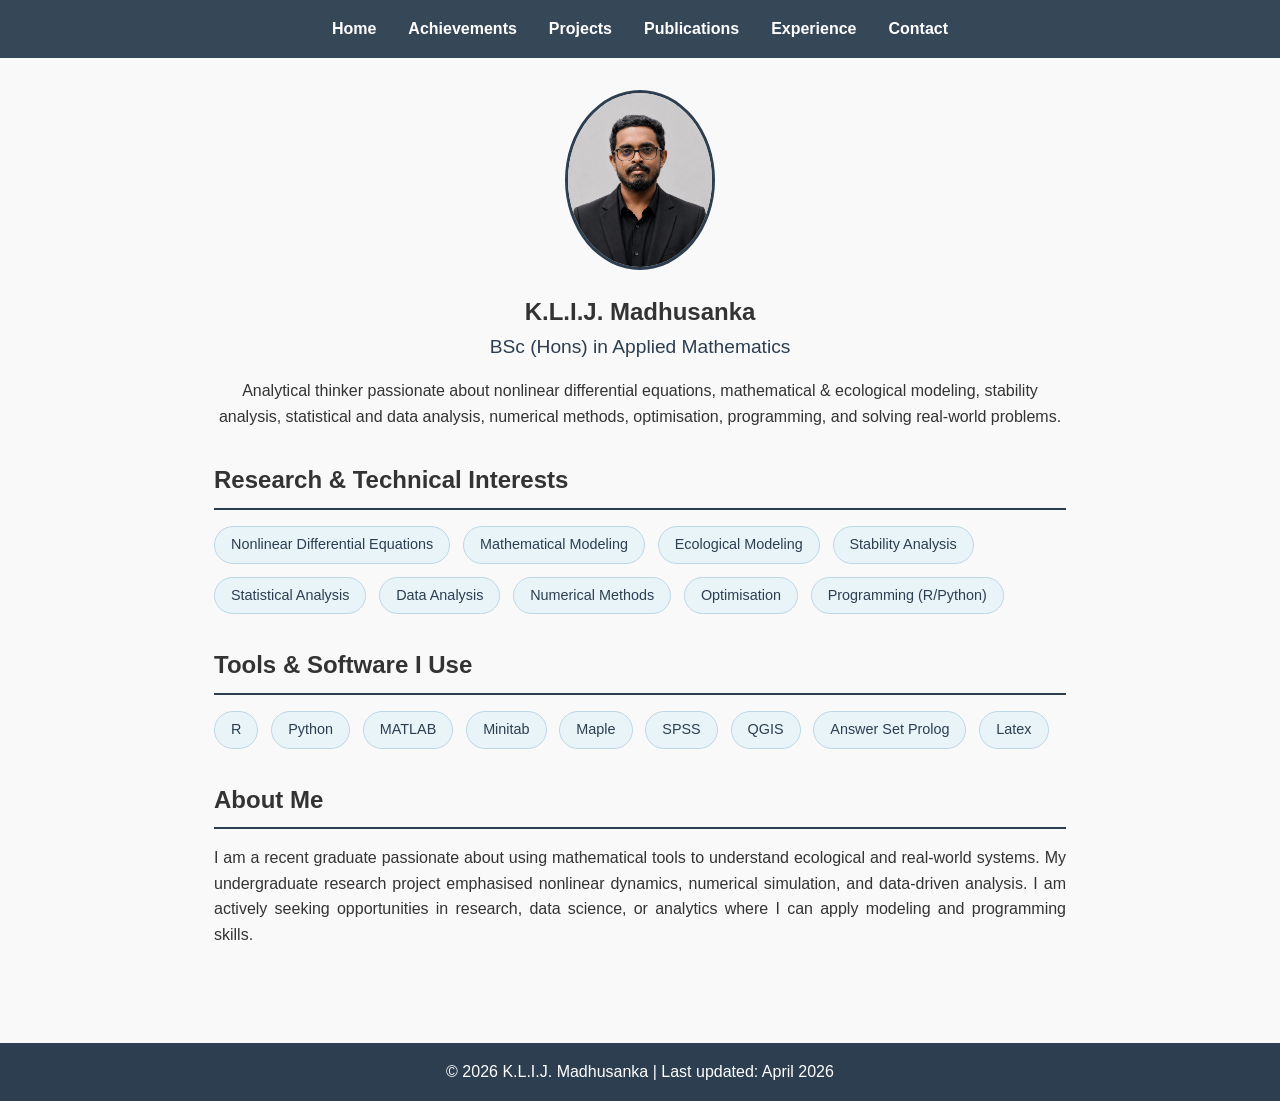
<file: index.html>
<!DOCTYPE html>
<html lang="en">
<head>
    <meta charset="UTF-8">
    <meta name="viewport" content="width=device-width, initial-scale=1.0">
    <title>K.L.I.J. Madhusanka</title>
    <link rel="icon" type="image/x-icon" href="/favicon.ico">
    <link rel="stylesheet" href="css/style.css">
</head>
<body>
    <header>
        <nav>
            <ul>
    <li><a href="index.html">Home</a></li>
    <li><a href="achievements.html">Achievements</a></li>
    <li><a href="projects.html">Projects</a></li>
    <li><a href="publications.html">Publications</a></li>
    <li><a href="experience.html">Experience</a></li>
    <li><a href="contact.html">Contact</a></li>
</ul>
        </nav>
    </header>

    <main>
        <section class="hero">
            <img src="images\C96269.png" alt="K.L.I.J. Madhusanka" class="profile-pic">
            <h1>K.L.I.J. Madhusanka</h1>
            <p class="tagline">BSc (Hons) in Applied Mathematics</p>
            <p>Analytical thinker passionate about nonlinear differential equations, mathematical & ecological modeling, stability analysis, statistical and data analysis, numerical methods, optimisation, programming, and solving real-world problems.</p>
        </section>
        
        <!-- Research Interests (tag cloud style) -->
        <section class="interests">
            <h2>Research & Technical Interests</h2>
            <div class="interests-list">
                <span class="interest-tag">Nonlinear Differential Equations</span>
                <span class="interest-tag">Mathematical Modeling</span>
                <span class="interest-tag">Ecological Modeling</span>
                <span class="interest-tag">Stability Analysis</span>
                <span class="interest-tag">Statistical Analysis</span>
                <span class="interest-tag">Data Analysis</span>
                <span class="interest-tag">Numerical Methods</span>
                <span class="interest-tag">Optimisation</span>
                <span class="interest-tag">Programming (R/Python)</span>
            </div>
        </section>
        
        <section class="skills">
            <h2>Tools & Software I Use</h2>
            <div class="skills-list">
                <span class="skill-tag">R</span>
                <span class="skill-tag">Python</span>
                <span class="skill-tag">MATLAB</span>
                <span class="skill-tag">Minitab</span>
                <span class="skill-tag">Maple</span>
                <span class="skill-tag">SPSS</span>
                <span class="skill-tag">QGIS</span>
                <span class="skill-tag">Answer Set Prolog</span>
                <span class="skill-tag">Latex</span>
            </div>
        </section>

        <section class="bio">
            <h2>About Me</h2>
            <p>I am a recent graduate passionate about using mathematical tools to understand ecological and real‑world systems. My undergraduate research project emphasised nonlinear dynamics, numerical simulation, and data‑driven analysis. I am actively seeking opportunities in research, data science, or analytics where I can apply modeling and programming skills.</p>
        </section>
        
        
    </main>

    <footer>
        <p>&copy; 2026 K.L.I.J. Madhusanka | Last updated: April 2026</p>
    </footer>
    <script>
    // Detect scroll and add 'scrolled' class to header
    window.addEventListener('scroll', function() {
        const header = document.querySelector('header');
        if (window.scrollY > 10) {
            header.classList.add('scrolled');
        } else {
            header.classList.remove('scrolled');
        }
    });
</script>
</body>
</html>
</file>
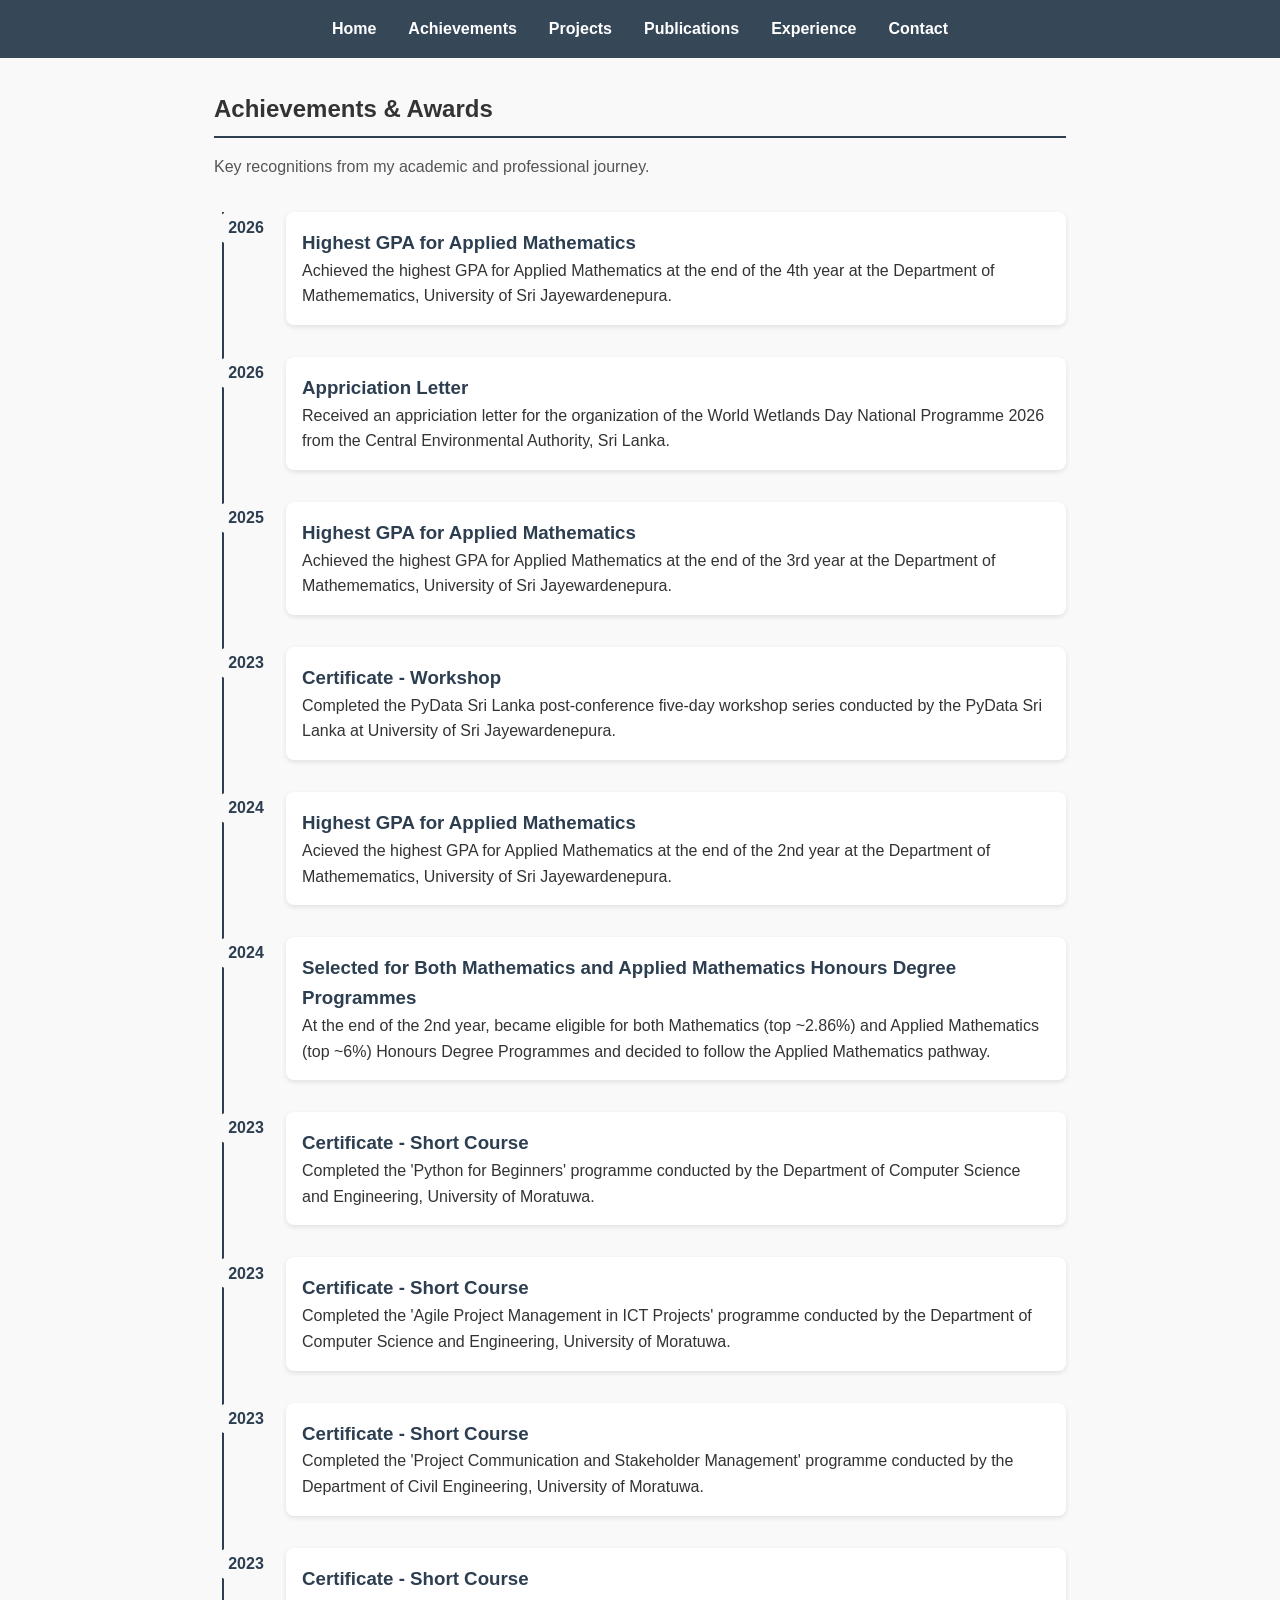
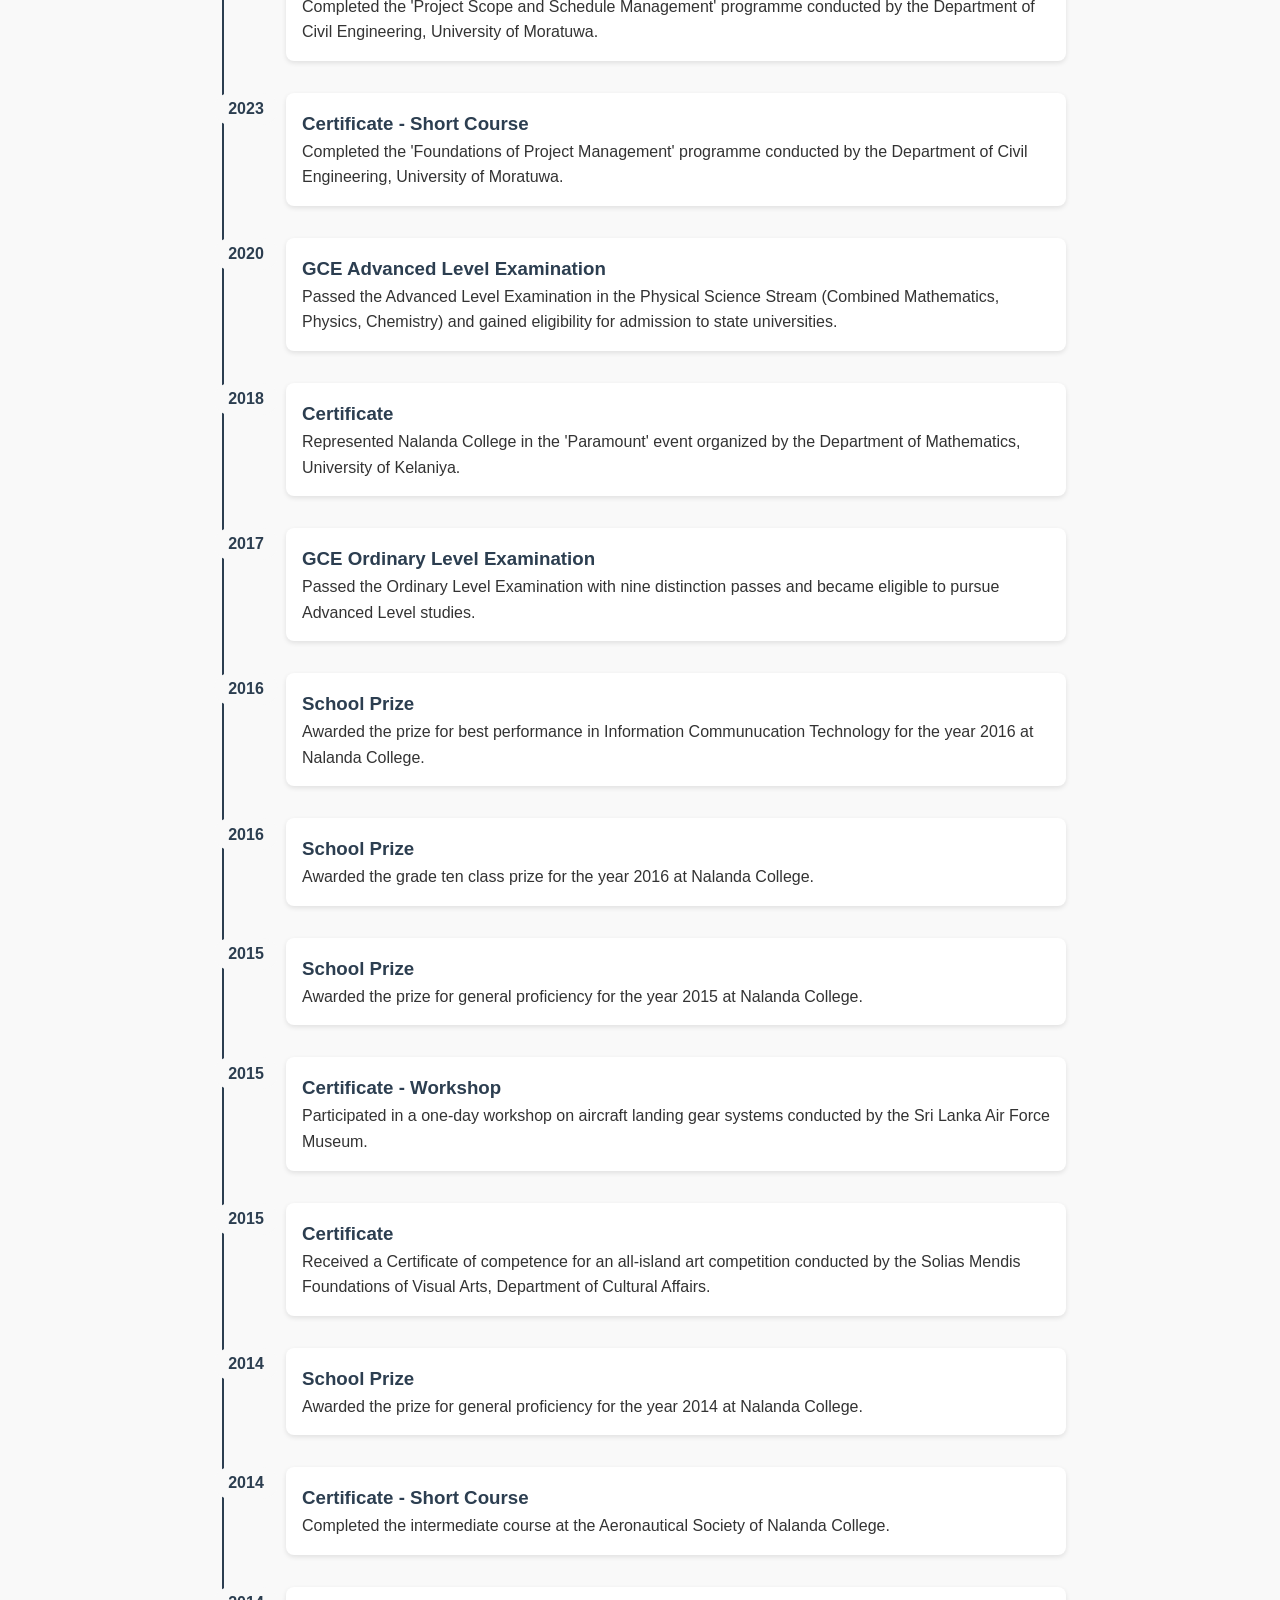
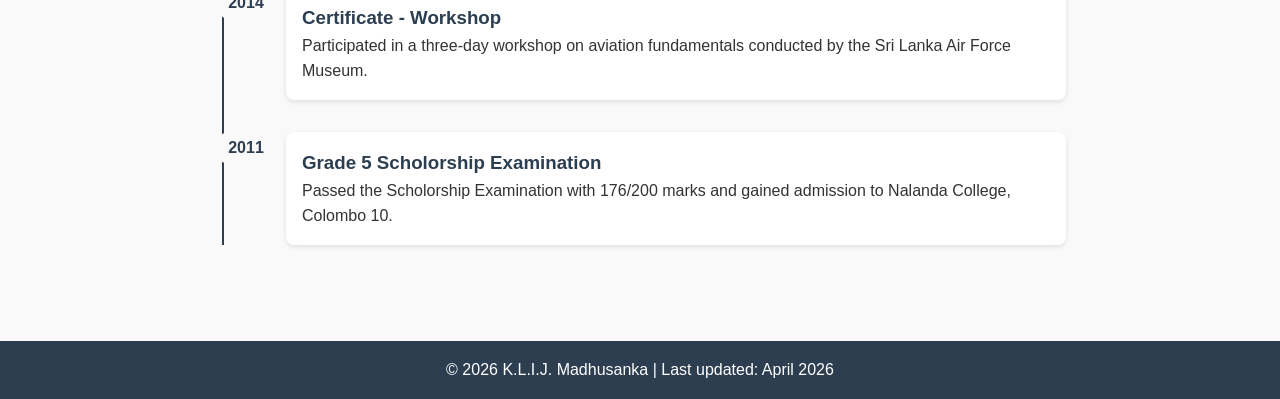
<file: achievements.html>
<!DOCTYPE html>
<html lang="en">
<head>
    <meta charset="UTF-8">
    <meta name="viewport" content="width=device-width, initial-scale=1.0">
    <title>Achievements | K.L.I.J. Madhusanka</title>
    <link rel="stylesheet" href="css/style.css">
</head>
<body>
    <header>
        <nav>
            <ul>
                <li><a href="index.html">Home</a></li>
                <li><a href="achievements.html">Achievements</a></li>
                <li><a href="projects.html">Projects</a></li>
                <li><a href="publications.html">Publications</a></li>
                <li><a href="experience.html">Experience</a></li>
                <li><a href="contact.html">Contact</a></li>
            </ul>
        </nav>
    </header>

    <main>
        <section>
            <h2>Achievements & Awards</h2>
            <p class="timeline-intro">Key recognitions from my academic and professional journey.</p>
<div class="timeline">
            <div class="timeline-item">
                    <div class="timeline-date">2026</div>
                    <div class="timeline-content">
                        <h3>Highest GPA for Applied Mathematics</h3>
                        <p>Achieved the highest GPA for Applied Mathematics at the end of the 4th year at the Department of Mathemematics, University of Sri Jayewardenepura.</p>
                    </div>
                </div>
            
            
                <div class="timeline-item">
                    <div class="timeline-date">2026</div>
                    <div class="timeline-content">
                        <h3>Appriciation Letter</h3>
                        <p>Received an appriciation letter for the organization of the World Wetlands Day National Programme 2026 from the Central Environmental Authority, Sri Lanka.</p>
                    </div>
                </div>

                <div class="timeline-item">
                    <div class="timeline-date">2025</div>
                    <div class="timeline-content">
                        <h3>Highest GPA for Applied Mathematics</h3>
                        <p>Achieved the highest GPA for Applied Mathematics at the end of the 3rd year at the Department of Mathemematics, University of Sri Jayewardenepura.</p>
                    </div>
                </div>
                
                <div class="timeline-item">
                    <div class="timeline-date">2023</div>
                    <div class="timeline-content">
                        <h3>Certificate - Workshop</h3>
                        <p>Completed the PyData Sri Lanka post-conference five-day workshop series conducted by the PyData Sri Lanka at University of Sri Jayewardenepura.</p>
                    </div>
                </div>

                <div class="timeline-item">
                    <div class="timeline-date">2024</div>
                    <div class="timeline-content">
                        <h3>Highest GPA for Applied Mathematics</h3>
                        <p>Acieved the highest GPA for Applied Mathematics at the end of the 2nd year at the Department of Mathemematics, University of Sri Jayewardenepura.</p>
                    </div>
                </div>
                
                <div class="timeline-item">
                    <div class="timeline-date">2024</div>
                    <div class="timeline-content">
                        <h3>Selected for Both Mathematics and Applied Mathematics Honours Degree Programmes</h3>
                        <p>At the end of the 2nd year, became eligible for both Mathematics (top ~2.86%) and Applied Mathematics (top ~6%) Honours Degree Programmes and decided to follow the Applied Mathematics pathway.</p>
                    </div>
                </div>
                
                <div class="timeline-item">
                    <div class="timeline-date">2023</div>
                    <div class="timeline-content">
                        <h3>Certificate - Short Course</h3>
                        <p>Completed the 'Python for Beginners' programme conducted by the Department of Computer Science and Engineering, University of Moratuwa.</p>
                    </div>
                </div>
                
                 <div class="timeline-item">
                    <div class="timeline-date">2023</div>
                    <div class="timeline-content">
                        <h3>Certificate - Short Course</h3>
                        <p>Completed the 'Agile Project Management in ICT Projects' programme conducted by the Department of Computer Science and Engineering, University of Moratuwa.</p>
                    </div>
                </div>
                
                 <div class="timeline-item">
                    <div class="timeline-date">2023</div>
                    <div class="timeline-content">
                        <h3>Certificate - Short Course</h3>
                        <p>Completed the 'Project Communication and Stakeholder Management' programme conducted by the Department of Civil Engineering, University of Moratuwa.</p>
                    </div>
                </div>
                
                <div class="timeline-item">
                    <div class="timeline-date">2023</div>
                    <div class="timeline-content">
                        <h3>Certificate - Short Course</h3>
                        <p>Completed the 'Project Scope and Schedule Management' programme conducted by the Department of Civil Engineering, University of Moratuwa.</p>
                    </div>
                </div>
                
                <div class="timeline-item">
                    <div class="timeline-date">2023</div>
                    <div class="timeline-content">
                        <h3>Certificate - Short Course</h3>
                        <p>Completed the 'Foundations of Project Management' programme conducted by the Department of Civil Engineering, University of Moratuwa.</p>
                    </div>
                </div>
                
                <div class="timeline-item">
                    <div class="timeline-date">2020</div>
                    <div class="timeline-content">
                        <h3>GCE Advanced Level Examination</h3>
                        <p>Passed the Advanced Level Examination in the Physical Science Stream (Combined Mathematics, Physics, Chemistry) and gained eligibility for admission to state universities.</p>
                    </div>
                </div>
                
                <div class="timeline-item">
                    <div class="timeline-date">2018</div>
                    <div class="timeline-content">
                        <h3>Certificate</h3>
                        <p>Represented Nalanda College in the 'Paramount' event organized by the Department of Mathematics, University of Kelaniya.</p>
                    </div>
                </div>
                
                <div class="timeline-item">
                    <div class="timeline-date">2017</div>
                    <div class="timeline-content">
                        <h3>GCE Ordinary Level Examination</h3>
                        <p>Passed the Ordinary Level Examination with nine distinction passes and became eligible to pursue Advanced Level studies.</p>
                    </div>
                </div>
                
                <div class="timeline-item">
                    <div class="timeline-date">2016</div>
                    <div class="timeline-content">
                        <h3>School Prize</h3>
                        <p>Awarded the prize for best performance in Information Communucation Technology for the year 2016 at Nalanda College.</p>
                    </div>
                </div>
                
                <div class="timeline-item">
                    <div class="timeline-date">2016</div>
                    <div class="timeline-content">
                        <h3>School Prize</h3>
                        <p>Awarded the grade ten class prize for the year 2016 at Nalanda College.</p>
                    </div>
                </div>
                
                <div class="timeline-item">
                    <div class="timeline-date">2015</div>
                    <div class="timeline-content">
                        <h3>School Prize</h3>
                        <p>Awarded the prize for general proficiency for the year 2015 at Nalanda College.</p>
                    </div>
                </div>
                
                <div class="timeline-item">
                    <div class="timeline-date">2015</div>
                    <div class="timeline-content">
                        <h3>Certificate - Workshop</h3>
                        <p>Participated in a one-day workshop on aircraft landing gear systems conducted by the Sri Lanka Air Force Museum.</p>
                    </div>
                </div>
                
                <div class="timeline-item">
                    <div class="timeline-date">2015</div>
                    <div class="timeline-content">
                        <h3>Certificate</h3>
                        <p>Received a Certificate of competence for an all-island art competition conducted by the Solias Mendis Foundations of Visual Arts, Department of Cultural Affairs.</p>
                    </div>
                </div>
                
                <div class="timeline-item">
                    <div class="timeline-date">2014</div>
                    <div class="timeline-content">
                        <h3>School Prize</h3>
                        <p>Awarded the prize for general proficiency for the year 2014 at Nalanda College.</p>
                    </div>
                </div>
                
                <div class="timeline-item">
                    <div class="timeline-date">2014</div>
                    <div class="timeline-content">
                        <h3>Certificate - Short Course</h3>
                        <p>Completed the intermediate course at the Aeronautical Society of Nalanda College.</p>
                    </div>
                </div>
                
                <div class="timeline-item">
                    <div class="timeline-date">2014</div>
                    <div class="timeline-content">
                        <h3>Certificate - Workshop</h3>
                        <p>Participated in a three-day workshop on aviation fundamentals conducted by the Sri Lanka Air Force Museum.</p>
                    </div>
                </div>
                
                <div class="timeline-item">
                    <div class="timeline-date">2011</div>
                    <div class="timeline-content">
                        <h3>Grade 5 Scholorship Examination</h3>
                        <p>Passed the Scholorship Examination with 176/200 marks and gained admission to Nalanda College, Colombo 10.</p>
                    </div>
                </div>
            </div>
        </section>
    </main>

    <footer>
        <p>&copy; 2026 K.L.I.J. Madhusanka | Last updated: April 2026</p>
    </footer>
    <script>
    // Detect scroll and add 'scrolled' class to header
    window.addEventListener('scroll', function() {
        const header = document.querySelector('header');
        if (window.scrollY > 10) {
            header.classList.add('scrolled');
        } else {
            header.classList.remove('scrolled');
        }
    });
</script>
</body>
</html>
</file>
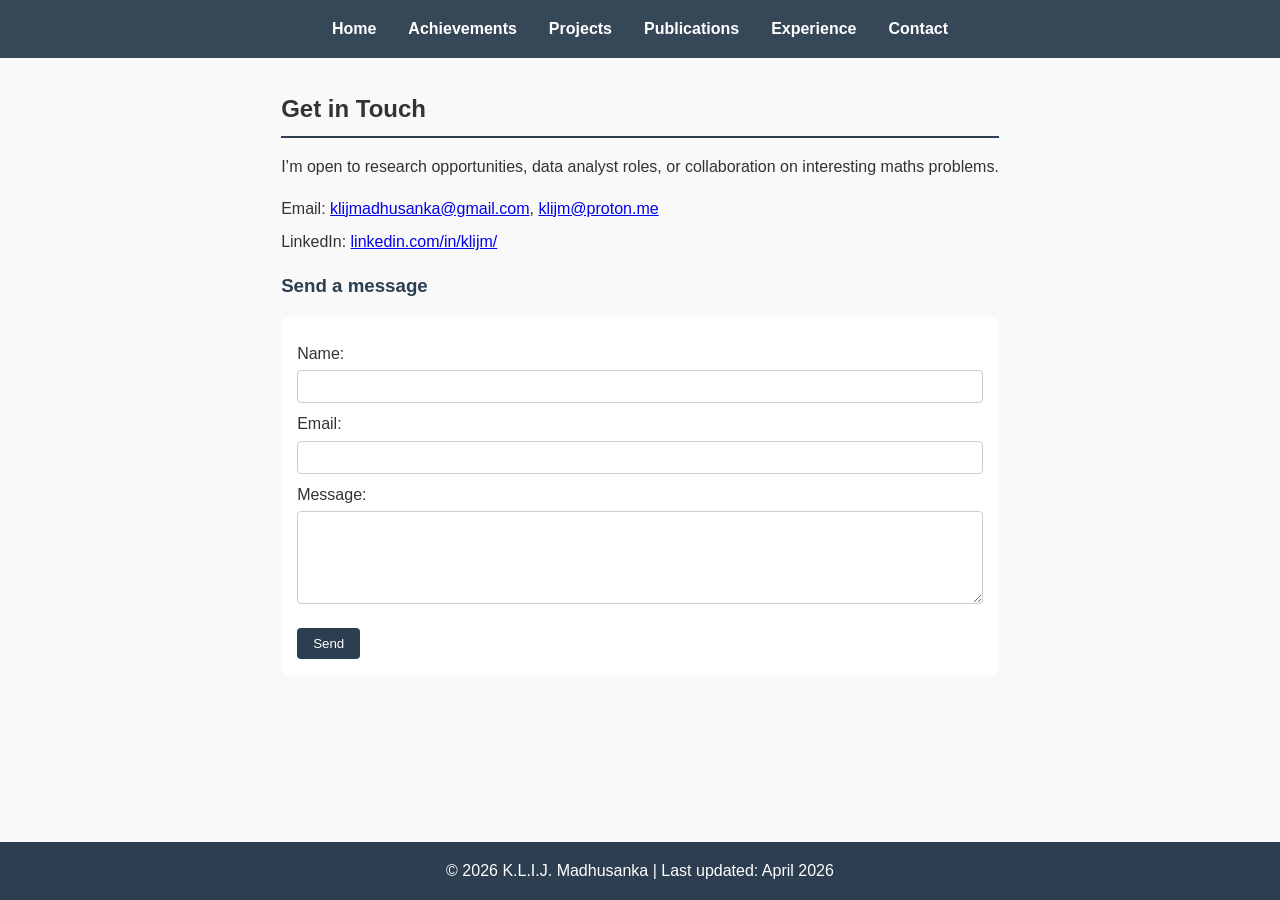
<file: contact.html>
<!DOCTYPE html>
<html lang="en">
<head>
    <meta charset="UTF-8">
    <meta name="viewport" content="width=device-width, initial-scale=1.0">
    <title>Contact | K.L.I.J. Madhusanka</title>
    <link rel="stylesheet" href="css/style.css">
</head>

<body>
    <header>
        <nav>
            <ul>
    <li><a href="index.html">Home</a></li>
    <li><a href="achievements.html">Achievements</a></li>
    <li><a href="projects.html">Projects</a></li>
    <li><a href="publications.html">Publications</a></li>
    <li><a href="experience.html">Experience</a></li>
    <li><a href="contact.html">Contact</a></li>
</ul>
        </nav>
    </header>

<main>
    <section>
        <h2>Get in Touch</h2>
        <p>I’m open to research opportunities, data analyst roles, or collaboration on interesting maths problems.</p>
        <ul class="contact-info">
            <li>Email: <a href="mailto:klijmadhusanka@gmail.com">klijmadhusanka@gmail.com</a>,  <a href="mailto:klijm@proton.me">klijm@proton.me</a></li>
            <li>LinkedIn: <a href="https://www.linkedin.com/in/klijm/">linkedin.com/in/klijm/</a></li>
        </ul>

        <!-- Optional simple contact form using Formspree (free) -->
        <h3>Send a message</h3>
        <form action="https://formspree.io/f/mjgpleew" method="POST">
            <label for="name">Name:</label>
            <input type="text" id="name" name="name" required>

            <label for="email">Email:</label>
            <input type="email" id="email" name="_replyto" required>

            <label for="message">Message:</label>
            <textarea id="message" name="message" rows="5" required></textarea>

            <button type="submit">Send</button>
        </form>
    </section>
</main>

<footer>
        <p>&copy; 2026 K.L.I.J. Madhusanka | Last updated: April 2026</p>
    </footer>
<script>
    // Detect scroll and add 'scrolled' class to header
    window.addEventListener('scroll', function() {
        const header = document.querySelector('header');
        if (window.scrollY > 10) {
            header.classList.add('scrolled');
        } else {
            header.classList.remove('scrolled');
        }
    });
</script>
</body>
</html>
</file>
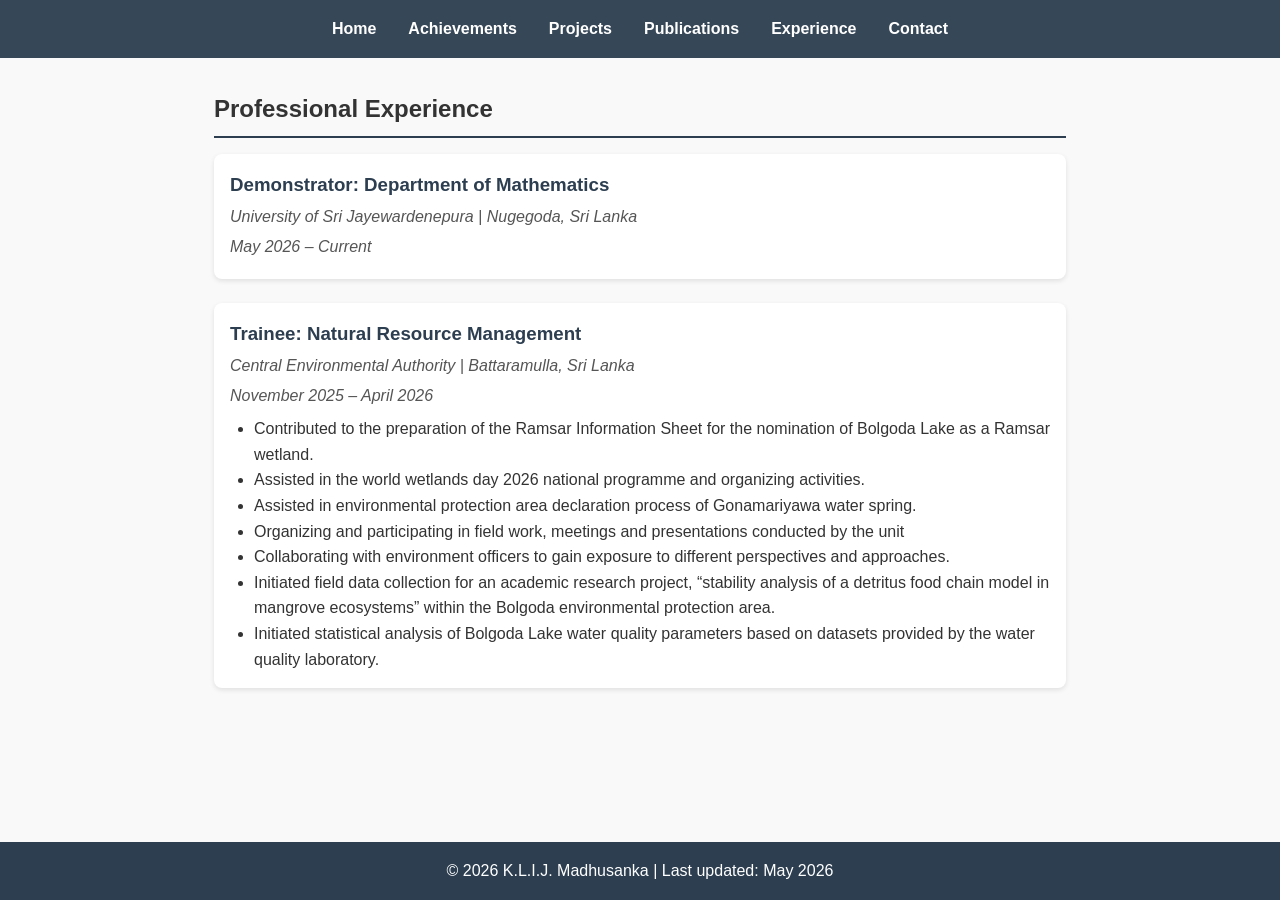
<file: experience.html>
<!DOCTYPE html>
<html lang="en">
<head>
    <meta charset="UTF-8">
    <meta name="viewport" content="width=device-width, initial-scale=1.0">
    <title>Professional Experience | K.L.I.J. Madhusanka</title>
    <link rel="stylesheet" href="css/style.css">
</head>
<body>
    <header>
        <nav>
            <ul>
                <li><a href="index.html">Home</a></li>
                <li><a href="achievements.html">Achievements</a></li>
                <li><a href="projects.html">Projects</a></li>
                <li><a href="publications.html">Publications</a></li>
                <li><a href="experience.html">Experience</a></li>
                <li><a href="contact.html">Contact</a></li>
            </ul>
        </nav>
    </header>

    <main>
        <section>
            <h2>Professional Experience</h2>

          <article class="job">
    <h3>Demonstrator: Department of Mathematics</h3>
    <p class="company">University of Sri Jayewardenepura | Nugegoda, Sri Lanka</p>
    <p class="date">May 2026 – Current</p>
</article>
            
            <article class="job">
    <h3>Trainee: Natural Resource Management</h3>
    <p class="company">Central Environmental Authority | Battaramulla, Sri Lanka</p>
    <p class="date">November 2025 – April 2026</p>
    <ul>
        <li>Contributed to the preparation of the Ramsar Information Sheet for the nomination of Bolgoda Lake as a Ramsar wetland.</li>
        <li>Assisted in the world wetlands day 2026 national programme and organizing activities.</li>
        <li>Assisted in environmental protection area declaration process of Gonamariyawa water spring.</li>
        <li>Organizing and participating in field work, meetings and presentations conducted by the unit</li>
        <li>Collaborating with environment officers to gain exposure to different perspectives and approaches.
        <li>Initiated field data collection for an academic research project, “stability analysis of a detritus food chain model in mangrove ecosystems” within the Bolgoda environmental protection area.</li>
        <li>Initiated statistical analysis of Bolgoda Lake water quality parameters based on datasets provided by the water quality laboratory.</li>
    </ul>
</article>

  
            
        </section>
    </main>

    <footer>
        <p>&copy; 2026 K.L.I.J. Madhusanka | Last updated: May 2026</p>
    </footer>
    <script>
    // Detect scroll and add 'scrolled' class to header
    window.addEventListener('scroll', function() {
        const header = document.querySelector('header');
        if (window.scrollY > 10) {
            header.classList.add('scrolled');
        } else {
            header.classList.remove('scrolled');
        }
    });
</script>
</body>
</html>
</file>
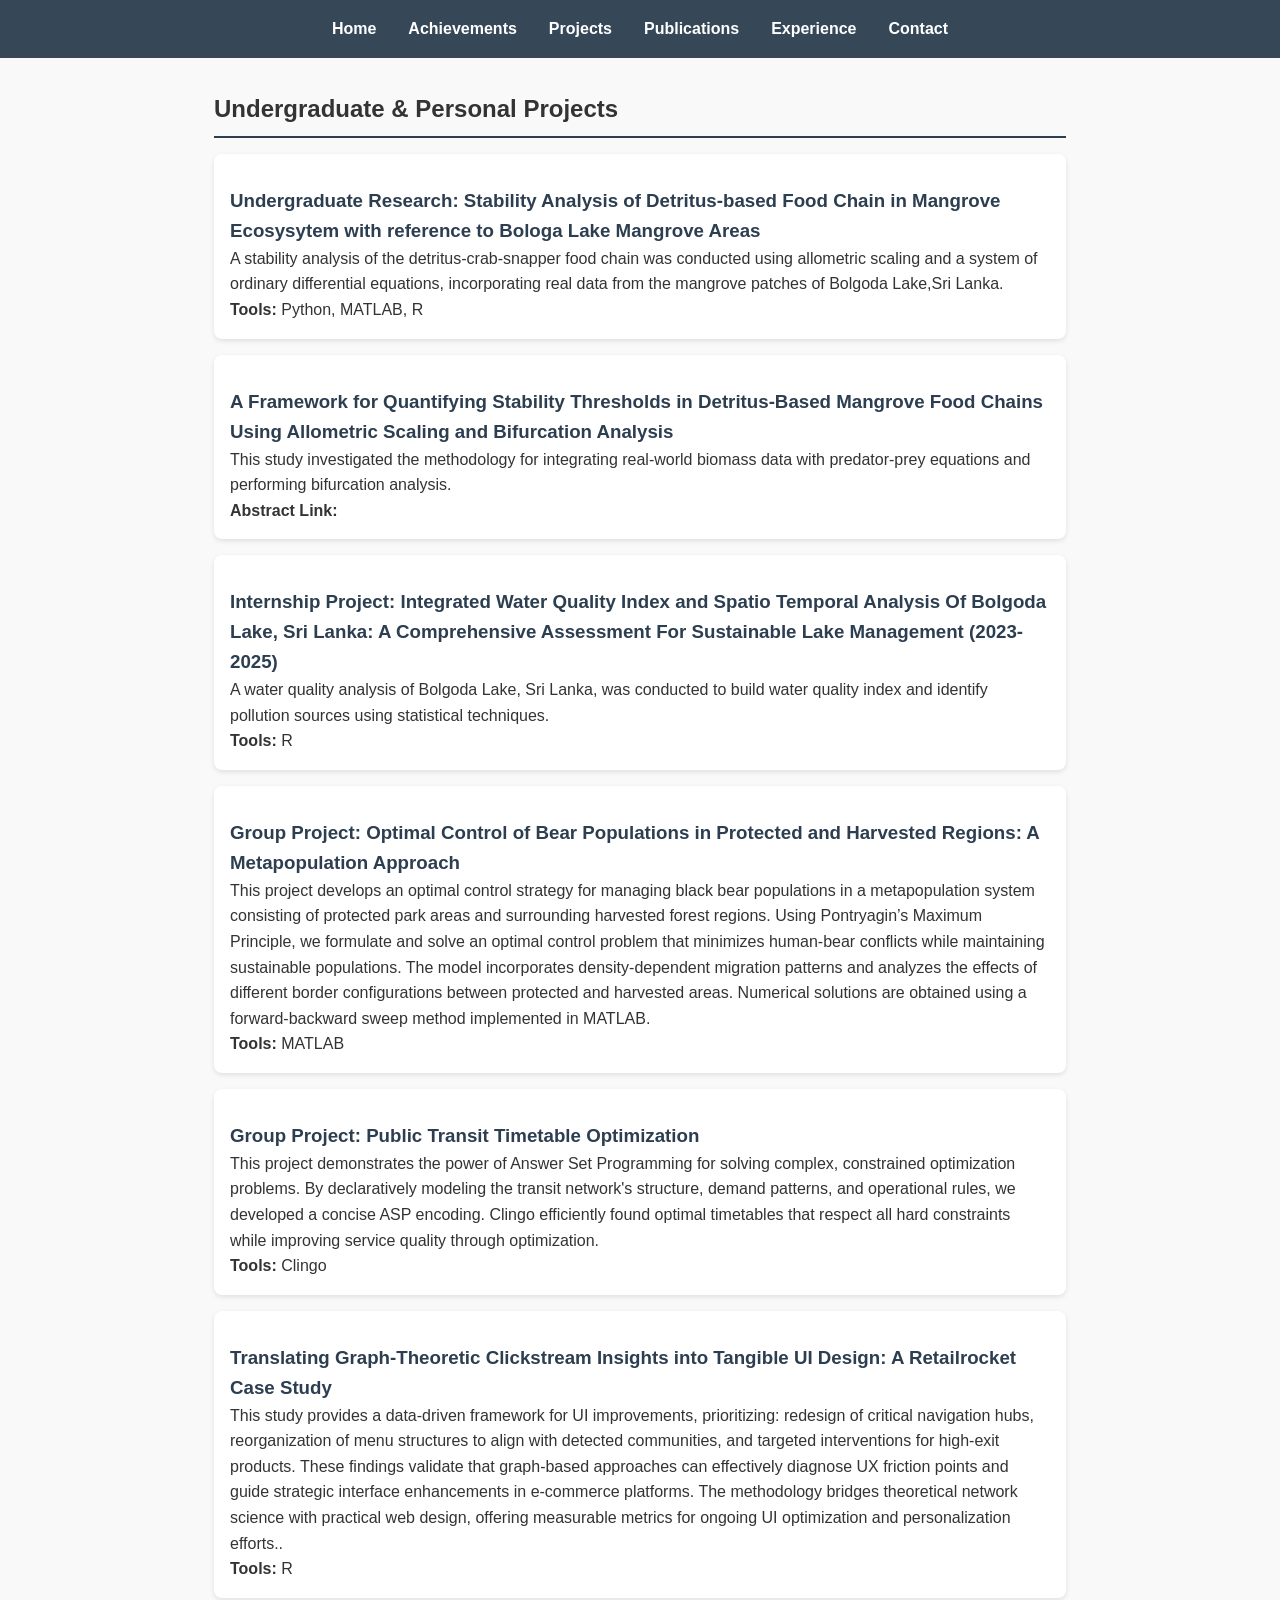
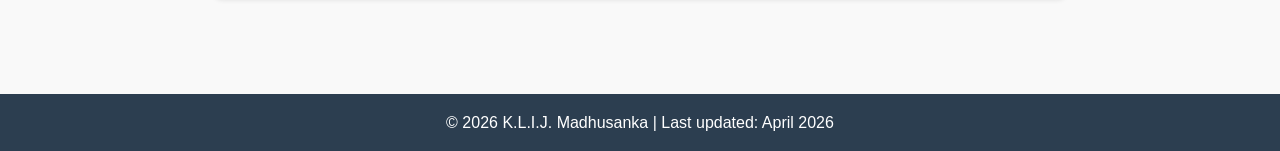
<file: projects.html>
<!DOCTYPE html>
<html lang="en">
<head>
    <meta charset="UTF-8">
    <meta name="viewport" content="width=device-width, initial-scale=1.0">
    <title>Projects | K.L.I.J. Madhusanka</title>
    <link rel="stylesheet" href="css/style.css">
</head>

<body>
    <header>
        <nav>
            <ul>
    <li><a href="index.html">Home</a></li>
    <li><a href="achievements.html">Achievements</a></li>
    <li><a href="projects.html">Projects</a></li>
    <li><a href="publications.html">Publications</a></li>
    <li><a href="experience.html">Experience</a></li>
    <li><a href="contact.html">Contact</a></li>
</ul>
        </nav>
    </header>

<main>
    <section>
        <h2>Undergraduate & Personal Projects</h2>

        <article class="project">
            <h3>Undergraduate Research: Stability Analysis of Detritus-based Food Chain in Mangrove Ecosysytem with reference to Bologa Lake Mangrove Areas</h3>
            <p>A stability analysis of the detritus-crab-snapper food chain was conducted using allometric scaling and a system of ordinary differential equations, incorporating real data from the mangrove patches of Bolgoda Lake,Sri Lanka.</p>
            <p><strong>Tools:</strong> Python, MATLAB, R</p>
        </article>

        <article class="project">
            <h3>A Framework for Quantifying Stability Thresholds in Detritus‑Based Mangrove Food Chains Using Allometric Scaling and Bifurcation Analysis</h3>
            <p>This study investigated the methodology for integrating real-world biomass data with predator-prey equations and performing bifurcation analysis.</p>
            <p><strong>Abstract Link:</strong></p>
        </article>

        <article class="project">
            <h3>Internship Project: Integrated Water Quality Index and Spatio Temporal Analysis Of Bolgoda Lake, Sri Lanka: A Comprehensive Assessment For Sustainable Lake Management (2023-2025)</h3>
            <p>A water quality analysis of Bolgoda Lake, Sri Lanka, was conducted to build water quality index and identify pollution sources using statistical techniques.</p>
            <p><strong>Tools:</strong> R</p>
        </article>
        
        <article class="project">
            <h3>Group Project: Optimal Control of Bear Populations in Protected and Harvested Regions: A Metapopulation Approach</h3>
            <p>This project develops an optimal control strategy for managing black bear populations in
a metapopulation system consisting of protected park areas and surrounding harvested
forest regions. Using Pontryagin’s Maximum Principle, we formulate and solve an optimal control problem that minimizes human-bear conflicts while maintaining sustainable
populations. The model incorporates density-dependent migration patterns and analyzes
the effects of different border configurations between protected and harvested areas. Numerical solutions are obtained using a forward-backward sweep method implemented in
MATLAB.</p>
            <p><strong>Tools:</strong> MATLAB</p>
        </article>
        
        <article class="project">
            <h3>Group Project: Public Transit Timetable Optimization</h3>
            <p>This project demonstrates the power of Answer Set Programming for solving
complex, constrained optimization problems. By declaratively modeling the transit network's
structure, demand patterns, and operational rules, we developed a concise ASP encoding.
Clingo efficiently found optimal timetables that respect all hard constraints while improving
service quality through optimization.</p>
            <p><strong>Tools:</strong> Clingo</p>
        </article>
        
        <article class="project">
            <h3>Translating Graph-Theoretic Clickstream Insights into Tangible UI Design: A Retailrocket Case Study</h3>
            <p>This study provides a data-driven framework for UI improvements, prioritizing: redesign of critical
navigation hubs, reorganization of menu structures to align with detected communities, and targeted
interventions for high-exit products. These findings validate that graph-based approaches can effectively
diagnose UX friction points and guide strategic interface enhancements in e-commerce platforms. The
methodology bridges theoretical network science with practical web design, offering measurable metrics for
ongoing UI optimization and personalization efforts..</p>
            <p><strong>Tools:</strong> R</p>
        </article>
    </section>
</main>
<footer>
        <p>&copy; 2026 K.L.I.J. Madhusanka | Last updated: April 2026</p>
    </footer>
    <script>
    // Detect scroll and add 'scrolled' class to header
    window.addEventListener('scroll', function() {
        const header = document.querySelector('header');
        if (window.scrollY > 10) {
            header.classList.add('scrolled');
        } else {
            header.classList.remove('scrolled');
        }
    });
</script>
    </body>
</html>
</file>
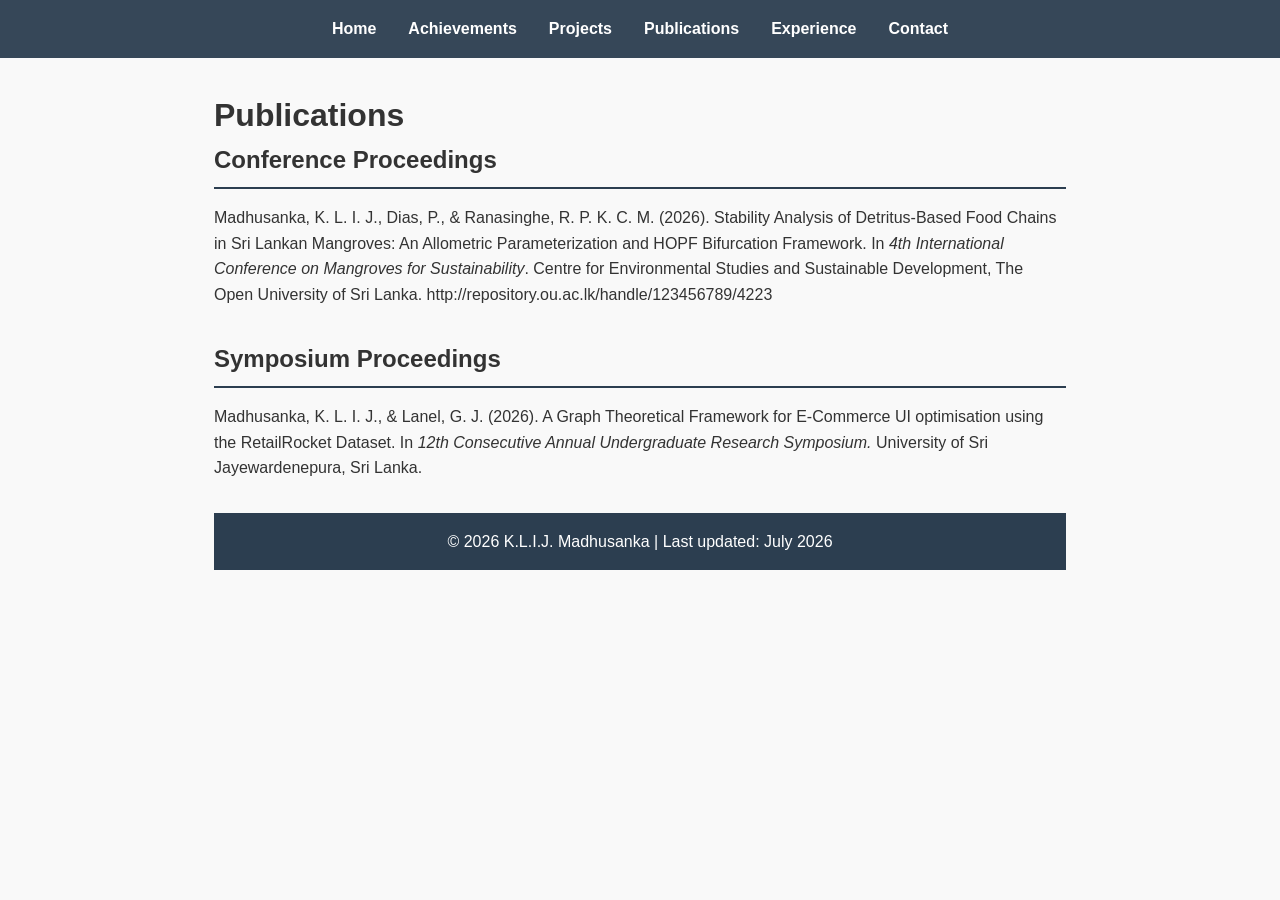
<file: publications.html>
<!DOCTYPE html>
<html lang="en">
<head>
    <meta charset="UTF-8">
    <meta name="viewport" content="width=device-width, initial-scale=1.0">
    <title>Publications | K.L.I.J. Madhusanka</title>
    <link rel="stylesheet" href="css/style.css">
</head>
<body>
    <header>
        <nav>
            <ul>
                <li><a href="index.html">Home</a></li>
                <li><a href="achievements.html">Achievements</a></li>
                <li><a href="projects.html">Projects</a></li>
                <li><a href="publications.html">Publications</a></li>
                <li><a href="experience.html">Experience</a></li>
                <li><a href="contact.html">Contact</a></li>
            </ul>
        </nav>
    </header>

    <main>
        <h1>Publications</h1>

        <!-- Conference Papers -->
        <section>
            <h2>Conference Proceedings</h2>
            <ul class="publications-list">
                Madhusanka, K. L. I. J., Dias, P., & Ranasinghe, R. P. K. C. M. (2026). Stability Analysis of Detritus-Based Food Chains in Sri Lankan Mangroves: An Allometric Parameterization and HOPF Bifurcation Framework. In <i>4th International Conference on Mangroves for Sustainability</i>. Centre for Environmental Studies and Sustainable Development, The Open University of Sri Lanka. http://repository.ou.ac.lk/handle/123456789/4223
            </ul>
        </section>

         <section>
            <h2>Symposium Proceedings</h2>
            <ul class="publications-list">
                Madhusanka, K. L. I. J., & Lanel, G. J. (2026). A Graph Theoretical Framework for E-Commerce UI optimisation using the RetailRocket Dataset. In <i>12th Consecutive Annual Undergraduate Research Symposium.</i> University of Sri Jayewardenepura, Sri Lanka.
            </ul>
        </section>

    <footer>
        <p>&copy; 2026 K.L.I.J. Madhusanka | Last updated: July 2026</p>
    </footer>

    <script>
    // Detect scroll and add 'scrolled' class to header
    window.addEventListener('scroll', function() {
        const header = document.querySelector('header');
        if (window.scrollY > 10) {
            header.classList.add('scrolled');
        } else {
            header.classList.remove('scrolled');
        }
    });
</script>
</body>
</html>
</file>
<file: css/style.css>
/* Reset & base */
* {
    margin: 0;
    padding: 0;
    box-sizing: border-box;
}

body {
    font-family: 'Segoe UI', Tahoma, Geneva, Verdana, sans-serif;
    line-height: 1.6;
    color: #333;
    background: #f9f9f9;
    display: flex;
    flex-direction: column;
    min-height: 100vh;
    min-width: 1024px;
    overflow-x: auto;
}

/* Navigation */
header {
    background: rgba(44, 62, 80, 0.95);  /* slightly transparent (95% opacity) */
    color: white;
    padding: 1rem 0;
   /* position: sticky; */
    top: 0;
    z-index: 1000;
    transition: all 0.3s ease;  /* smooth transition for any changes */
    backdrop-filter: blur(5px);  /* optional: blurs background behind header */
}

/* When scrolled, add a shadow and make it more solid */
/*header.scrolled {
    box-shadow: 0 4px 12px rgba(0, 0, 0, 0.15);
    background: rgba(44, 62, 80, 1);   fully solid on scroll 
    backdrop-filter: blur(0); 
} 
*/

nav ul {
    display: flex;
    justify-content: center;
    list-style: none;
    gap: 2rem;
}

nav a {
    color: white;
    text-decoration: none;
    font-weight: bold;
}

nav a:hover {
    text-decoration: underline;
}

/* Main content */
main {
    max-width: 900px;
    margin: 2rem auto;
    padding: 0 1.5rem;
    flex: 1;
}

/* Hero section */
.hero {
    text-align: center;
    margin-bottom: 2rem;
}

.profile-pic {
    width: 150px;
    height: 180px;
    border-radius: 50%;
    object-fit: cover;
    margin-bottom: 1rem;
    border: 3px solid #2c3e50;
}

.tagline {
    font-size: 1.2rem;
    color: #2c3e50;
    margin-bottom: 1rem;
}

/* Sections */
section {
    margin-bottom: 2rem;
}

h2 {
    border-bottom: 2px solid #2c3e50;
    padding-bottom: 0.5rem;
    margin-bottom: 1rem;
}

h3 {
    margin-top: 1rem;
    color: #2c3e50;
}

/* Projects */
.project {
    background: white;
    padding: 1rem;
    margin-bottom: 1rem;
    border-radius: 8px;
    box-shadow: 0 2px 5px rgba(0,0,0,0.1);
}

/* Contact list */
.contact-info {
    list-style: none;
    margin: 1rem 0;
}

.contact-info li {
    margin-bottom: 0.5rem;
}

/* Form */
form {
    background: white;
    padding: 1rem;
    border-radius: 8px;
    margin-top: 1rem;
}

label {
    display: block;
    margin-top: 0.5rem;
}

input, textarea {
    width: 100%;
    padding: 0.5rem;
    margin-top: 0.25rem;
    border: 1px solid #ccc;
    border-radius: 4px;
}

button {
    background: #2c3e50;
    color: white;
    border: none;
    padding: 0.5rem 1rem;
    margin-top: 1rem;
    cursor: pointer;
    border-radius: 4px;
}

button:hover {
    background: #1a252f;
}

/* Footer */
footer {
    text-align: center;
    padding: 1rem;
    background: #2c3e50;
    color: white;
    margin-top: 2rem;
}

/* Job / Experience styling */
.job {
    background: white;
    padding: 1rem;
    margin-bottom: 1.5rem;
    border-radius: 8px;
    box-shadow: 0 2px 5px rgba(0,0,0,0.1);
}

.job h3 {
    margin-top: 0;
    color: #2c3e50;
}

.company, .date {
    color: #555;
    margin: 0.25rem 0;
    font-style: italic;
}

.job ul {
    margin-top: 0.5rem;
    margin-left: 1.5rem;
}

/* Timeline styles */
.timeline-intro {
    margin-bottom: 2rem;
    color: #555;
}

.timeline {
    position: relative;
    padding-left: 2rem;
}

.timeline::before {
    content: '';
    position: absolute;
    left: 0.5rem;
    top: 0;
    bottom: 0;
    width: 2px;
    background: #2c3e50;
}

.timeline-item {
    position: relative;
    margin-bottom: 2rem;
}

.timeline-date {
    position: absolute;
    left: -2rem;
    top: 0;
    width: 4rem;
    font-weight: bold;
    color: #2c3e50;
    background: #f9f9f9;
    padding: 0.2rem 0.5rem;
    border-radius: 20px;
    text-align: center;
}

.timeline-content {
    margin-left: 2.5rem;
    background: white;
    padding: 1rem;
    border-radius: 8px;
    box-shadow: 0 2px 5px rgba(0,0,0,0.1);
}

.timeline-content h3 {
    margin-top: 0;
    color: #2c3e50;
}

/* Responsive: on small screens, stack date above content */
@media (max-width: 600px) {
    .timeline {
        padding-left: 0;
    }
    .timeline::before {
        display: none;
    }
    .timeline-date {
        position: static;
        margin-bottom: 0.5rem;
        display: inline-block;
    }
    .timeline-content {
        margin-left: 0;
    }
}

/* Skills / Tools section */
.skills {
    margin-top: 2rem;
}

.skills-list {
    display: flex;
    flex-wrap: wrap;
    gap: 0.8rem;
    margin-top: 1rem;
}

.skill-tag {
    background: #e8f4f8;
    color: #2c3e50;
    padding: 0.4rem 1rem;
    border-radius: 30px;
    font-size: 0.9rem;
    font-weight: 500;
    border: 1px solid #bcd8e6;
    transition: all 0.2s;
}

.skill-tag:hover {
    background: #2c3e50;
    color: white;
    transform: scale(1.02);
}

/* Interests section */
.interests {
    margin-top: 2rem;
}

.interests-list {
    display: flex;
    flex-wrap: wrap;
    gap: 0.8rem;
    margin-top: 1rem;
}

.interest-tag {
    background: #e8f4f8;
    color: #2c3e50;
    padding: 0.4rem 1rem;
    border-radius: 30px;
    font-size: 0.9rem;
    font-weight: 500;
    border: 1px solid #bcd8e6;
    transition: all 0.2s;
}

.interest-tag:hover {
    background: #2c3e50;
    color: white;
    transform: scale(1.02);
}

/* Featured project card */
.featured-project {
    margin-top: 2rem;
}

.project-card {
    background: white;
    padding: 1.5rem;
    border-radius: 12px;
    box-shadow: 0 4px 12px rgba(0,0,0,0.1);
    border-left: 5px solid #2c3e50;
}

.project-card h3 {
    margin-top: 0;
    color: #2c3e50;
}

.btn {
    display: inline-block;
    background: #2c3e50;
    color: white;
    padding: 0.5rem 1rem;
    border-radius: 30px;
    text-decoration: none;
    margin-top: 0.5rem;
    transition: background 0.2s;
}

.btn:hover {
    background: #1a252f;
}

.bio {
    text-align: justify;
}

/* Publications page */
.publications-list {
    list-style: none;
    padding-left: 0;
}

.publications-list li {
    margin-bottom: 1.5rem;
    padding-bottom: 1rem;
    border-bottom: 1px solid #eee;
}

.pub-links {
    font-size: 0.85rem;
    display: inline-block;
    margin-top: 0.3rem;
}

.pub-links a {
    color: #2c3e50;
    text-decoration: none;
    margin-right: 0.8rem;
}

.pub-links a:hover {
    text-decoration: underline;
}

.note {
    font-style: italic;
    color: #555;
    margin-top: 0.5rem;
}
</file>
